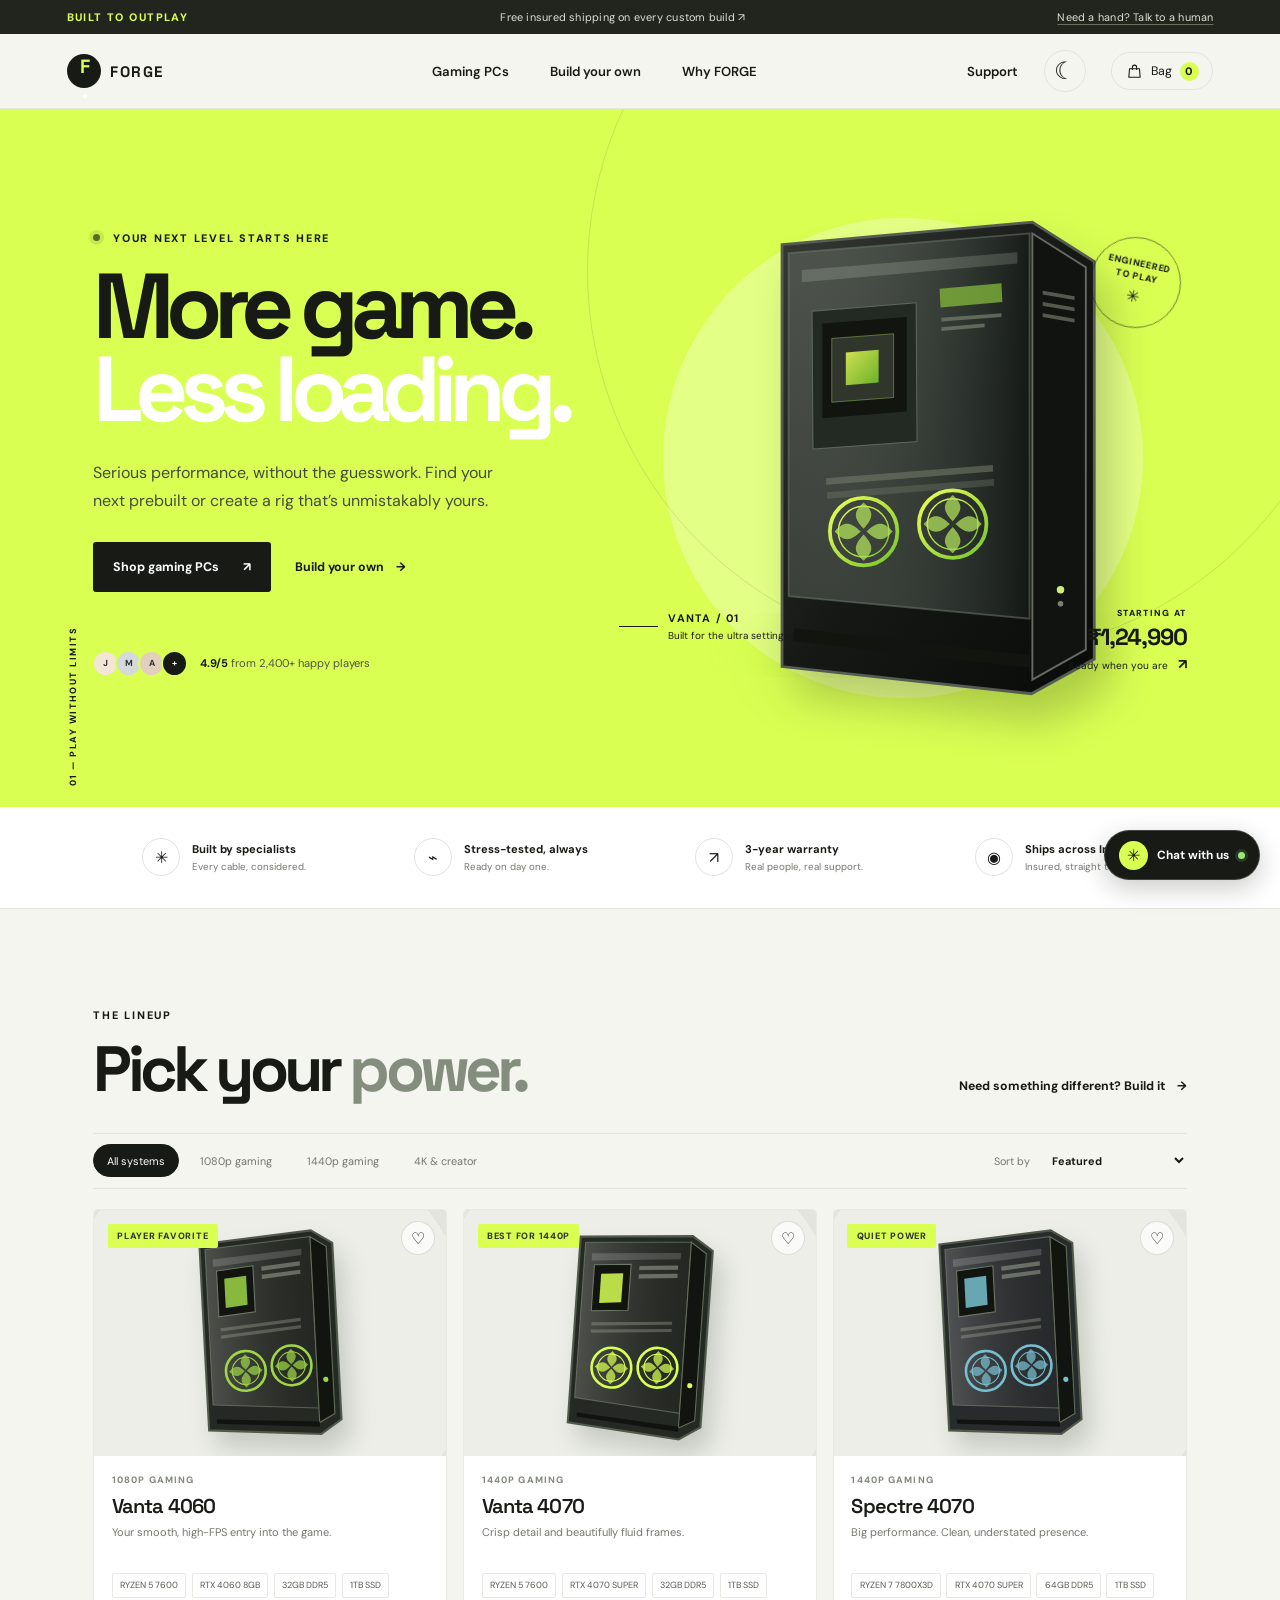
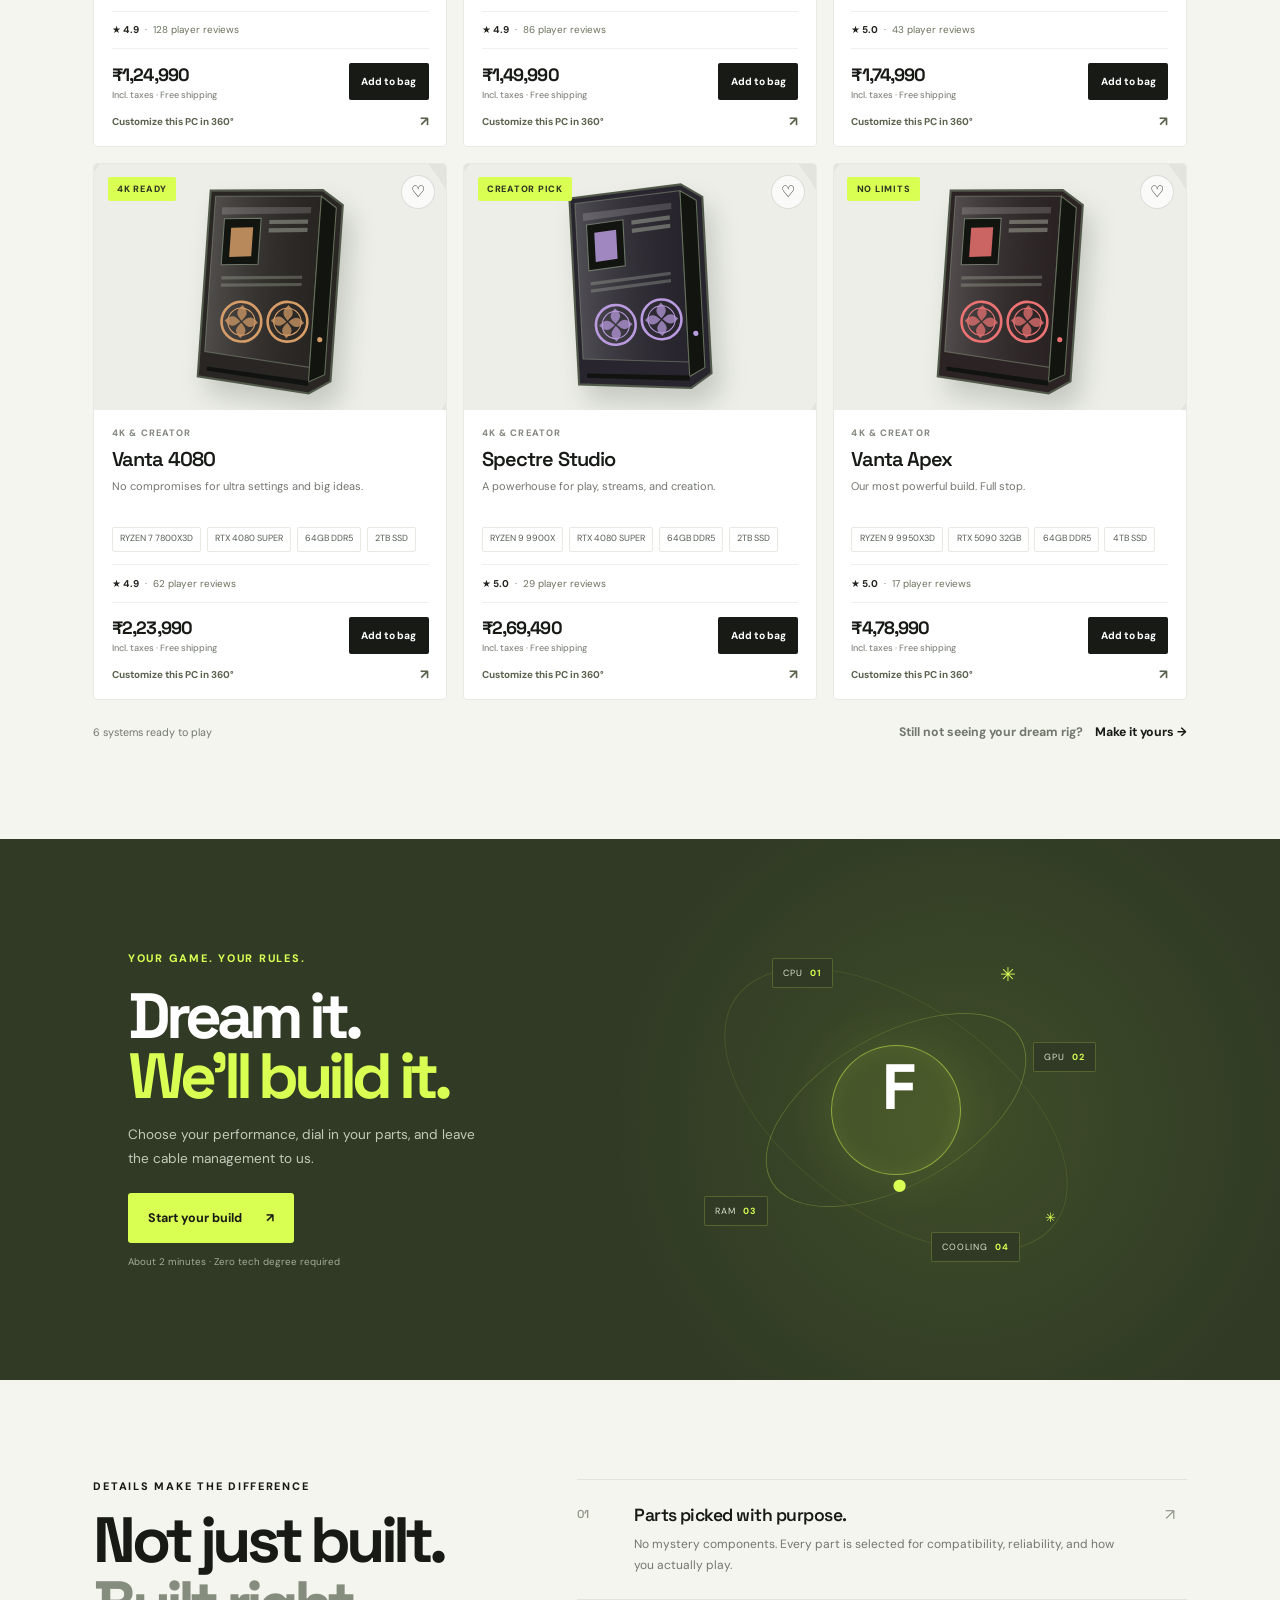
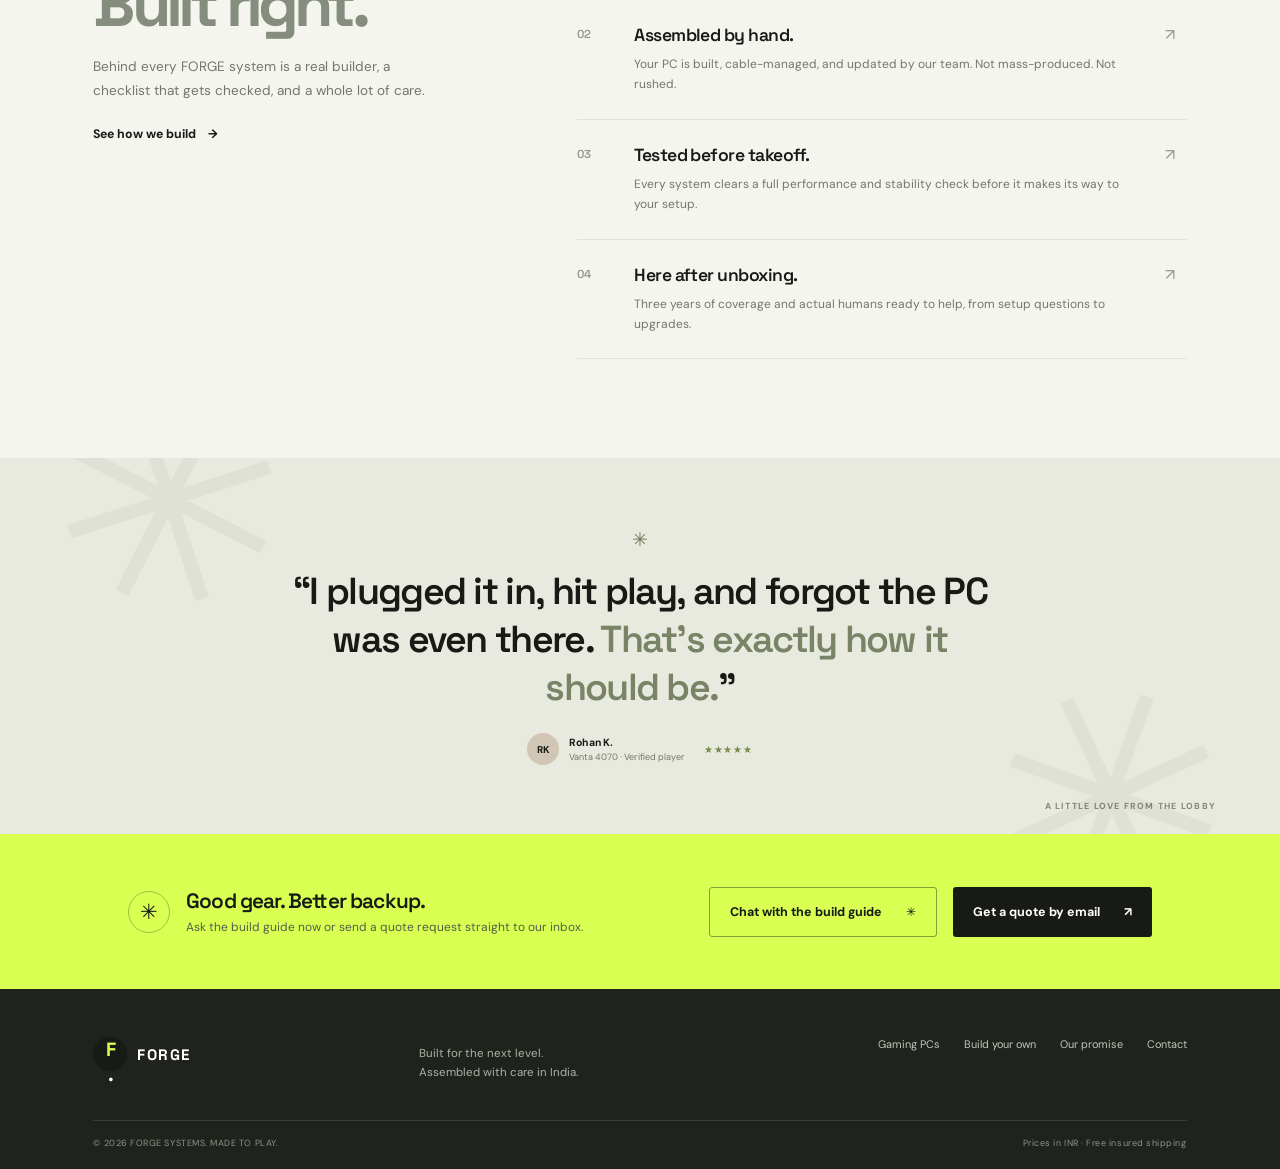
<file: index.html>
<!doctype html>
<html lang="en">
  <head>
    <meta charset="utf-8" />
    <meta name="viewport" content="width=device-width, initial-scale=1" />
    <meta name="theme-color" content="#10110f" />
    <meta name="description" content="Find your next-level gaming PC. Shop hand-built rigs or configure a custom build, expertly assembled and ready to play." />
    <title>FORGE — PCs built for your next level</title>
    <script>document.documentElement.dataset.theme = localStorage.getItem("forge-theme") || (matchMedia("(prefers-color-scheme: dark)").matches ? "dark" : "light");</script>
    <link rel="preconnect" href="https://fonts.googleapis.com" />
    <link rel="preconnect" href="https://fonts.gstatic.com" crossorigin />
    <link href="https://fonts.googleapis.com/css2?family=DM+Sans:wght@400;500;600;700;800&family=Space+Grotesk:wght@400;500;600;700&display=swap" rel="stylesheet" />
    <link rel="stylesheet" href="styles.css" />
    <script src="script.js" defer></script>
  </head>
  <body>
    <a class="skip-link" href="#main">Skip to content</a>
    <div class="announcement">
      <span>BUILT TO OUTPLAY</span>
      <span>Free insured shipping on every custom build <span aria-hidden="true">↗</span></span>
      <a href="#support">Need a hand? Talk to a human</a>
    </div>
    <header class="site-header">
      <div class="nav-shell">
        <a class="brand" href="#home" aria-label="Forge home"><span class="brand-symbol" aria-hidden="true">F<span>.</span></span><span>FORGE</span></a>
        <button class="menu-toggle icon-button" type="button" aria-expanded="false" aria-controls="primary-nav" aria-label="Open navigation"><span></span><span></span></button>
        <nav class="main-nav" id="primary-nav" aria-label="Main navigation">
          <a href="#systems">Gaming PCs</a>
          <a href="#builder">Build your own</a>
          <a href="#why-forge">Why FORGE</a>
        </nav>
        <div class="nav-actions">
          <a class="nav-support" href="#support">Support</a>
          <button class="theme-toggle icon-button" id="theme-toggle" type="button" aria-label="Switch to dark theme" aria-pressed="false" title="Switch theme"><span aria-hidden="true">☾</span></button>
          <button class="cart-trigger" type="button" aria-label="Open shopping bag">
            <svg viewBox="0 0 24 24" aria-hidden="true"><path d="M5 8h14l1 12H4L5 8Z"/><path d="M9 9V6a3 3 0 0 1 6 0v3"/></svg>
            <span>Bag</span><span class="cart-count" aria-live="polite">0</span>
          </button>
        </div>
      </div>
    </header>

    <main id="main">
      <section class="hero" id="home">
        <div class="hero-copy">
          <p class="eyebrow"><span class="status-dot"></span> YOUR NEXT LEVEL STARTS HERE</p>
          <h1>More game.<br /><span>Less loading.</span></h1>
          <p class="hero-lead">Serious performance, without the guesswork. Find your next prebuilt or create a rig that’s unmistakably yours.</p>
          <div class="hero-actions">
            <a class="button button-dark" href="#systems">Shop gaming PCs <span aria-hidden="true">↗</span></a>
            <a class="text-link" href="#builder">Build your own <span aria-hidden="true">→</span></a>
          </div>
          <div class="hero-proof"><div class="avatar-stack" aria-hidden="true"><span>J</span><span>M</span><span>A</span><span>+</span></div><p><strong>4.9/5</strong> from 2,400+ happy players</p></div>
        </div>
        <div class="hero-art" aria-label="Illustration of the Forge Vanta gaming PC">
          <div class="art-stamp">ENGINEERED<br />TO PLAY<span>✳</span></div>
          <svg class="hero-tower" viewBox="0 0 550 560" role="img" aria-labelledby="tower-title">
            <title id="tower-title">A glass-sided gaming PC with vivid green-lit cooling fans</title>
            <defs>
              <linearGradient id="case" x1="0" x2="1" y1="0" y2="1"><stop stop-color="#363a35"/><stop offset=".5" stop-color="#151815"/><stop offset="1" stop-color="#090b09"/></linearGradient>
              <linearGradient id="glass" x1="0" x2="1"><stop stop-color="#a6b4a4" stop-opacity=".22"/><stop offset="1" stop-color="#151b17" stop-opacity=".72"/></linearGradient>
              <linearGradient id="glow" x1="0" x2="1" y1="0" y2="1"><stop stop-color="#efff57"/><stop offset="1" stop-color="#73c62b"/></linearGradient>
              <filter id="blur"><feGaussianBlur stdDeviation="24"/></filter>
            </defs>
            <ellipse cx="293" cy="480" rx="192" ry="28" fill="#99c832" opacity=".22" filter="url(#blur)"/>
            <g transform="translate(84 28)">
              <path d="M62 25 329 1l66 42v424l-67 37-266-29Z" fill="url(#case)" stroke="#565c53" stroke-width="3"/>
              <path d="m69 34 257-21v411L69 400Z" fill="url(#glass)" stroke="#778174" stroke-opacity=".48" stroke-width="2"/>
              <path d="m329 13 57 36v408l-57 32Z" fill="#10130f" stroke="#646b60" stroke-width="2"/>
              <path d="m83 52 230-19v12L83 65Z" fill="#e8f0df" opacity=".17"/>
              <path d="m94 96 111-9 1 148-111 8Z" fill="#232a24" stroke="#626d5f"/>
              <path d="m105 109 90-7v101l-90 7Z" fill="#11140f"/>
              <path d="m115 125 66-5v68l-66 5Z" fill="#30362b" stroke="#9cc352" stroke-opacity=".52"/>
              <path d="m130 140 35-3v35l-35 3Z" fill="url(#glow)" opacity=".85"/>
              <path d="m230 72 66-6 1 20-66 6Z" fill="#7fb23a" opacity=".8"/>
              <path d="m232 103 64-5v4l-64 5Zm0 10 46-4v4l-46 4Z" fill="#828b79" opacity=".62"/>
              <path d="m109 274 178-14v7l-178 14Z" fill="#777f6c" opacity=".55"/>
              <path d="m110 289 178-14v7l-178 14Z" fill="#777f6c" opacity=".35"/>
              <g fill="none" stroke="url(#glow)" stroke-width="4">
                <circle cx="149" cy="331" r="36"/><circle cx="149" cy="331" r="27" stroke-width="1.5"/>
                <circle cx="244" cy="323" r="36"/><circle cx="244" cy="323" r="27" stroke-width="1.5"/>
              </g>
              <g fill="#b4e65c" opacity=".72">
                <path d="M149 300c11 10 11 16 0 28-11-12-11-18 0-28Zm31 31c-10 11-16 11-28 0 12-11 18-11 28 0Zm-31 31c-11-10-11-16 0-28 11 12 11 18 0 28Zm-31-31c10-11 16-11 28 0-12 11-18 11-28 0Z"/>
                <path d="M244 292c11 10 11 16 0 28-11-12-11-18 0-28Zm31 31c-10 11-16 11-28 0 12-11 18-11 28 0Zm-31 31c-11-10-11-16 0-28 11 12 11 18 0 28Zm-31-31c10-11 16-11 28 0-12 11-18 11-28 0Z"/>
              </g>
              <path d="m340 74 34 6v4l-34-6Zm0 12 34 6v4l-34-6Zm0 12 34 6v4l-34-6Z" fill="#b7c2ad" opacity=".4"/>
              <circle cx="359" cy="393" r="4" fill="#ceef75"/><circle cx="359" cy="408" r="3" fill="#788071"/>
              <path d="m75 434 251 29v13L74 448Z" fill="#11140f"/>
            </g>
          </svg>
          <div class="hero-product-note"><span class="note-line"></span><div><strong>VANTA / 01</strong><small>Built for the ultra settings</small></div></div>
          <div class="hero-price"><small>STARTING AT</small><strong>₹1,24,990</strong><span>Ready when you are <b>↗</b></span></div>
        </div>
        <div class="hero-index" aria-hidden="true">01 — PLAY WITHOUT LIMITS</div>
      </section>

      <section class="benefits" aria-label="Shopping benefits">
        <div><span class="benefit-icon">✳</span><p><strong>Built by specialists</strong><small>Every cable, considered.</small></p></div>
        <div><span class="benefit-icon">⌁</span><p><strong>Stress-tested, always</strong><small>Ready on day one.</small></p></div>
        <div><span class="benefit-icon">↗</span><p><strong>3-year warranty</strong><small>Real people, real support.</small></p></div>
        <div><span class="benefit-icon">◉</span><p><strong>Ships across India</strong><small>Insured, straight to you.</small></p></div>
      </section>

      <section class="systems section-pad" id="systems">
        <div class="section-top">
          <div><p class="eyebrow">THE LINEUP</p><h2>Pick your <span>power.</span></h2></div>
          <a href="#builder" class="text-link">Need something different? Build it <span aria-hidden="true">→</span></a>
        </div>
        <div class="catalog-controls">
          <div class="filter-list" role="group" aria-label="Filter PCs by use">
            <button class="filter-chip is-active" type="button" data-filter="all" aria-pressed="true">All systems</button>
            <button class="filter-chip" type="button" data-filter="1080p" aria-pressed="false">1080p gaming</button>
            <button class="filter-chip" type="button" data-filter="1440p" aria-pressed="false">1440p gaming</button>
            <button class="filter-chip" type="button" data-filter="4k" aria-pressed="false">4K & creator</button>
          </div>
          <label class="sort-control">Sort by
            <select id="sort-products" aria-label="Sort products">
              <option value="featured">Featured</option><option value="price-low">Price: low to high</option><option value="price-high">Price: high to low</option>
            </select>
          </label>
        </div>
        <div class="product-grid" id="product-grid" aria-live="polite"></div>
        <div class="catalog-bottom"><span id="product-count"></span><a href="#builder" class="text-link">Still not seeing your dream rig? <strong>Make it yours →</strong></a></div>
      </section>

      <section class="builder-banner" id="builder">
        <div class="builder-copy"><p class="eyebrow">YOUR GAME. YOUR RULES.</p><h2>Dream it.<br /><span>We’ll build it.</span></h2><p>Choose your performance, dial in your parts, and leave the cable management to us.</p><button class="button button-lime" type="button" id="open-builder">Start your build <span aria-hidden="true">↗</span></button><small>About 2 minutes · Zero tech degree required</small></div>
        <div class="builder-visual" aria-hidden="true"><div class="builder-orbit orbit-a"></div><div class="builder-orbit orbit-b"></div><div class="builder-core">F<span>.</span></div><span class="orbit-label label-cpu">CPU <b>01</b></span><span class="orbit-label label-gpu">GPU <b>02</b></span><span class="orbit-label label-ram">RAM <b>03</b></span><span class="orbit-label label-cooling">COOLING <b>04</b></span><div class="builder-cross cross-a">✳</div><div class="builder-cross cross-b">✳</div></div>
      </section>

      <section class="why section-pad" id="why-forge">
        <div class="why-heading"><p class="eyebrow">DETAILS MAKE THE DIFFERENCE</p><h2>Not just built.<br /><span>Built right.</span></h2><p>Behind every FORGE system is a real builder, a checklist that gets checked, and a whole lot of care.</p><a class="text-link" href="#support">See how we build <span aria-hidden="true">→</span></a></div>
        <div class="why-steps">
          <article><span class="step-num">01</span><div><h3>Parts picked with purpose.</h3><p>No mystery components. Every part is selected for compatibility, reliability, and how you actually play.</p></div><span class="step-mark">↗</span></article>
          <article><span class="step-num">02</span><div><h3>Assembled by hand.</h3><p>Your PC is built, cable-managed, and updated by our team. Not mass-produced. Not rushed.</p></div><span class="step-mark">↗</span></article>
          <article><span class="step-num">03</span><div><h3>Tested before takeoff.</h3><p>Every system clears a full performance and stability check before it makes its way to your setup.</p></div><span class="step-mark">↗</span></article>
          <article><span class="step-num">04</span><div><h3>Here after unboxing.</h3><p>Three years of coverage and actual humans ready to help, from setup questions to upgrades.</p></div><span class="step-mark">↗</span></article>
        </div>
      </section>

      <section class="quote-band"><span class="quote-star">✳</span><blockquote>“I plugged it in, hit play, and forgot the PC was even there. <em>That’s exactly how it should be.</em>”</blockquote><div class="quote-byline"><span class="quote-avatar">RK</span><span><strong>Rohan K.</strong><small>Vanta 4070 · Verified player</small></span><span class="quote-rating">★★★★★</span></div><span class="quote-count">A LITTLE LOVE FROM THE LOBBY</span></section>

      <section class="support-strip" id="support"><div><span class="support-icon">✳</span><div><h2>Good gear. Better backup.</h2><p>Ask the build guide now or send a quote request straight to our inbox.</p></div></div><div class="support-actions"><button class="button button-outline-dark" type="button" data-open-chat>Chat with the build guide <span aria-hidden="true">✳</span></button><button class="button button-dark" type="button" data-open-quote>Get a quote by email <span aria-hidden="true">↗</span></button></div></section>
    </main>

    <footer class="site-footer"><div class="footer-main"><a class="brand footer-brand" href="#home"><span class="brand-symbol">F<span>.</span></span><span>FORGE</span></a><p>Built for the next level.<br />Assembled with care in India.</p><div class="footer-links"><a href="#systems">Gaming PCs</a><a href="#builder">Build your own</a><a href="#why-forge">Our promise</a><a href="mailto:hello@forgepc.in">Contact</a></div></div><div class="footer-bottom"><span>© <span id="year"></span> FORGE SYSTEMS. MADE TO PLAY.</span><span>Prices in INR · Free insured shipping</span></div></footer>

    <dialog class="builder-dialog" id="builder-dialog" aria-labelledby="builder-title">
      <form method="dialog" class="dialog-head"><div><p class="eyebrow">THE CUSTOM CONFIGURATOR</p><h2 id="builder-title">Let’s make your rig.</h2></div><button class="icon-button dialog-close" aria-label="Close custom builder" value="close">×</button></form>
      <form class="builder-form" id="builder-form">
        <section class="customizer-preview" aria-label="Interactive PC preview">
          <div class="preview-heading"><div><p class="eyebrow">YOUR BUILD, IN THE ROUND</p><h3>Take a closer look.</h3></div><button class="auto-rotate-button" id="auto-rotate" type="button" aria-pressed="false"><span aria-hidden="true">↻</span> Auto rotate</button></div>
          <div class="pc-viewer-stage" id="pc-viewer-stage" aria-label="Drag to rotate the gaming PC">
            <button class="viewer-arrow viewer-arrow-left" type="button" data-rotate="-45" aria-label="Rotate PC left">←</button>
            <div class="pc-viewer-perspective"><div class="pc-model" id="pc-model"></div></div>
            <button class="viewer-arrow viewer-arrow-right" type="button" data-rotate="45" aria-label="Rotate PC right">→</button>
            <span class="viewer-angle" id="viewer-angle">0° · FRONT</span>
          </div>
          <div class="viewer-range-row"><span>FRONT</span><input id="view-angle" type="range" min="0" max="359" value="0" aria-label="Rotate PC view"><span>360°</span></div>
          <div class="viewer-range-row tilt-range-row"><span>BASE</span><input id="view-tilt" type="range" min="-75" max="75" value="0" aria-label="Tilt PC to inspect top and bottom"><span>TOP</span></div>
          <p class="viewer-hint">Drag the PC or use the slider to inspect every side, the top and the base.</p>
          <p class="viewer-dimensions">APPROX. 460 H × 235 W × 440 D MM <span>CASE DIMENSIONS VARY BY CONFIGURATION</span></p>
          <div class="component-gallery" aria-label="Selected component previews">
            <article class="component-card"><div id="gpu-artwork" class="component-art" aria-hidden="true"></div><div><span class="component-kind">GRAPHICS CARD</span><strong id="gpu-model-name">RTX 4060 8GB</strong></div></article>
            <article class="component-card"><div id="cpu-artwork" class="component-art" aria-hidden="true"></div><div><span class="component-kind">PROCESSOR</span><strong id="cpu-model-name">RYZEN 5 7600</strong></div></article>
          </div>
          <div class="customizer-swatches">
            <div class="swatch-group"><span class="swatch-label">CASE COLOR</span><div class="swatch-list" role="group" aria-label="Choose case color">
              <button class="color-swatch is-selected" type="button" data-case-color="#252923" data-color-name="Obsidian" aria-label="Obsidian black case" aria-pressed="true"><span style="--swatch:#252923"></span></button>
              <button class="color-swatch" type="button" data-case-color="#e8e8e1" data-color-name="Glacier" aria-label="Glacier white case" aria-pressed="false"><span style="--swatch:#e8e8e1"></span></button>
              <button class="color-swatch" type="button" data-case-color="#586a48" data-color-name="Moss" aria-label="Moss green case" aria-pressed="false"><span style="--swatch:#586a48"></span></button>
              <button class="color-swatch" type="button" data-case-color="#9b5140" data-color-name="Ember" aria-label="Ember red case" aria-pressed="false"><span style="--swatch:#9b5140"></span></button>
              <button class="color-swatch" type="button" data-case-color="#647b99" data-color-name="Cobalt" aria-label="Cobalt blue case" aria-pressed="false"><span style="--swatch:#647b99"></span></button>
            </div><span class="swatch-current" id="case-color-name">Obsidian</span></div>
            <div class="swatch-group"><span class="swatch-label">LIGHTING</span><div class="swatch-list light-swatches" role="group" aria-label="Choose fan lighting">
              <button class="color-swatch is-selected" type="button" data-light-color="#d9ff53" data-light-name="Lime" aria-label="Lime lighting" aria-pressed="true"><span style="--swatch:#d9ff53"></span></button>
              <button class="color-swatch" type="button" data-light-color="#66c7ff" data-light-name="Ice blue" aria-label="Ice blue lighting" aria-pressed="false"><span style="--swatch:#66c7ff"></span></button>
              <button class="color-swatch" type="button" data-light-color="#cf82ff" data-light-name="Violet" aria-label="Violet lighting" aria-pressed="false"><span style="--swatch:#cf82ff"></span></button>
              <button class="color-swatch" type="button" data-light-color="#ff846b" data-light-name="Coral" aria-label="Coral lighting" aria-pressed="false"><span style="--swatch:#ff846b"></span></button>
              <button class="color-swatch" type="button" data-light-color="#f4f4ec" data-light-name="Ice white" aria-label="Ice white lighting" aria-pressed="false"><span style="--swatch:#f4f4ec"></span></button>
            </div><span class="swatch-current" id="light-color-name">Lime</span></div>
          </div>
        </section>
        <label class="config-field">What are you playing?
          <select name="use"><option value="1080p">1080p gaming</option><option value="1440p" selected>1440p gaming</option><option value="4k">4K gaming & creation</option></select>
        </label>
        <label class="config-field">Choose your processor
          <select name="cpu">
            <option value="0" data-model="RYZEN 5 7600">AMD Ryzen 5 7600 · 6 cores · included</option>
            <option value="7000" data-model="RYZEN 5 9600X">AMD Ryzen 5 9600X · 6 cores (+₹7,000)</option>
            <option value="16000" data-model="RYZEN 7 7800X3D">AMD Ryzen 7 7800X3D · 8 cores (+₹16,000)</option>
            <option value="24000" data-model="RYZEN 7 9800X3D">AMD Ryzen 7 9800X3D · 8 cores (+₹24,000)</option>
            <option value="26000" data-model="RYZEN 9 9900X">AMD Ryzen 9 9900X · 12 cores (+₹26,000)</option>
            <option value="44000" data-model="RYZEN 9 9950X3D">AMD Ryzen 9 9950X3D · 16 cores (+₹44,000)</option>
          </select>
        </label>
        <label class="config-field">Choose your graphics card
          <select name="gpu">
            <option value="0" data-model="RTX 4060 8GB">NVIDIA GeForce RTX 4060 8GB · included</option>
            <option value="10000" data-model="RTX 4060 Ti 8GB">NVIDIA GeForce RTX 4060 Ti 8GB (+₹10,000)</option>
            <option value="25000" data-model="RTX 4070 SUPER 12GB">NVIDIA GeForce RTX 4070 SUPER 12GB (+₹25,000)</option>
            <option value="35000" data-model="RTX 5070 12GB">NVIDIA GeForce RTX 5070 12GB (+₹35,000)</option>
            <option value="58000" data-model="RTX 5070 Ti 16GB">NVIDIA GeForce RTX 5070 Ti 16GB (+₹58,000)</option>
            <option value="60000" data-model="RTX 4080 SUPER 16GB">NVIDIA GeForce RTX 4080 SUPER 16GB (+₹60,000)</option>
            <option value="100000" data-model="RTX 5080 16GB">NVIDIA GeForce RTX 5080 16GB (+₹1,00,000)</option>
            <option value="230000" data-model="RTX 5090 32GB">NVIDIA GeForce RTX 5090 32GB (+₹2,30,000)</option>
            <option value="8000" data-model="RX 9060 XT 16GB">AMD Radeon RX 9060 XT 16GB (+₹8,000)</option>
            <option value="35000" data-model="RX 9070 XT 16GB">AMD Radeon RX 9070 XT 16GB (+₹35,000)</option>
            <option value="65000" data-model="RX 7900 XTX 24GB">AMD Radeon RX 7900 XTX 24GB (+₹65,000)</option>
          </select>
        </label>
        <label class="config-field">Memory
          <select name="ram"><option value="0">32GB DDR5 · 6000 MT/s · included</option><option value="9000">64GB DDR5 · 6000 MT/s (+₹9,000)</option><option value="23000">96GB DDR5 · 6000 MT/s (+₹23,000)</option></select>
        </label>
        <label class="config-field">Storage
          <select name="storage"><option value="0">1TB Gen4 NVMe SSD · included</option><option value="5000">2TB Gen4 NVMe SSD (+₹5,000)</option><option value="12000">4TB Gen4 NVMe SSD (+₹12,000)</option></select>
        </label>
        <label class="config-field">CPU cooling
          <select name="cooling"><option value="0">Tower air cooler</option><option value="9000">240mm liquid cooler (+₹9,000)</option><option value="14000">360mm liquid cooler (+₹14,000)</option></select>
        </label>
        <label class="config-field">Motherboard
          <select name="motherboard"><option value="0">B650 Wi-Fi · AM5 · included</option><option value="8000">B850 Wi-Fi · AM5 (+₹8,000)</option><option value="19000">X870E Wi-Fi · AM5 (+₹19,000)</option></select>
        </label>
        <label class="config-field">Power supply
          <select name="psu"><option value="0">850W 80+ Gold · ATX 3.1 · included</option><option value="7000">1000W 80+ Gold · ATX 3.1 (+₹7,000)</option><option value="18000">1200W 80+ Platinum (+₹18,000)</option></select>
        </label>
        <label class="config-field">Case fans
          <select name="fans"><option value="0">3 PWM fans · included</option><option value="4500">6 PWM ARGB fans (+₹4,500)</option><option value="8000">10 PWM ARGB fans (+₹8,000)</option></select>
        </label>
        <p class="compatibility-note" id="compatibility-note" aria-live="polite">All listed parts use a compatible AM5 platform. Final availability is confirmed with your quote.</p>
        <div class="builder-total"><span>Estimated build price<small>Indicative INR estimate · includes assembly & warranty</small></span><strong id="builder-total">₹1,24,990</strong></div>
        <p class="price-disclaimer">Parts availability and street prices can change; we’ll confirm a firm quote by email before you order.</p>
        <button class="button button-dark builder-submit" type="submit">Add custom build to bag <span aria-hidden="true">↗</span></button>
      </form>
    </dialog>
    <dialog class="cart-dialog" id="cart-dialog" aria-labelledby="cart-title">
      <div class="cart-head"><div><p class="eyebrow">YOUR NEXT LEVEL</p><h2 id="cart-title">Your bag <span class="cart-count">0</span></h2></div><button class="icon-button cart-close" type="button" aria-label="Close shopping bag">×</button></div>
      <div class="cart-items" id="cart-items"></div>
      <div class="cart-empty" id="cart-empty"><span>✳</span><h3>Your next rig goes here.</h3><p>Make your pick, or build one that’s all yours.</p><a class="text-link cart-browse" href="#systems">Browse the lineup <span aria-hidden="true">→</span></a></div>
      <div class="cart-footer" id="cart-footer"><div class="cart-subtotal"><span>Estimated total</span><strong id="cart-total">₹0</strong></div><p>Shipping & final configuration confirmed at checkout.</p><button class="button button-dark checkout-button" type="button" id="checkout-button">Request a build quote <span aria-hidden="true">↗</span></button><small>No payment collected on this demo storefront.</small></div>
    </dialog>
    <dialog class="quote-dialog" id="quote-dialog" aria-labelledby="quote-title">
      <form method="dialog" class="dialog-head"><div><p class="eyebrow">PERSONAL BUILD QUOTE</p><h2 id="quote-title">Let’s price your setup.</h2></div><button class="icon-button quote-close" aria-label="Close quote form" value="close">×</button></form>
      <form class="quote-form" id="quote-form">
        <p class="quote-intro">Tell us where to send your quote. Your email app will open with the PC details filled in for our team.</p>
        <label class="config-field">Your name<input name="name" autocomplete="name" required maxlength="80" /></label>
        <label class="config-field">Email address<input name="email" type="email" autocomplete="email" required maxlength="160" /></label>
        <label class="config-field">City or PIN code <span class="optional-label">OPTIONAL</span><input name="location" autocomplete="postal-code" maxlength="80" /></label>
        <label class="config-field">Anything else we should know? <span class="optional-label">OPTIONAL</span><textarea name="notes" rows="3" maxlength="1200" placeholder="Games, monitor resolution, budget, or questions"></textarea></label>
        <button class="button button-dark quote-submit" type="submit">Prepare my email quote <span aria-hidden="true">↗</span></button>
        <small>Your details are only included in an email you send.</small>
      </form>
    </dialog>
    <section class="chat-widget" aria-label="FORGE build guide">
      <section class="chat-panel" id="chat-panel" aria-labelledby="chat-title" hidden>
        <header class="chat-header"><div class="chat-online-dot"></div><div><h2 id="chat-title">FORGE build guide</h2><p>Instant answers · No tech jargon</p></div><button class="icon-button chat-close" type="button" aria-label="Close chat">×</button></header>
        <div class="chat-messages" id="chat-messages" role="log" aria-live="polite" aria-relevant="additions text">
          <article class="chat-message chat-message-guide"><span class="chat-message-label">BUILD GUIDE</span><p>Hey! What are you looking to play? I can help find a PC, explain parts, or estimate a build.</p></article>
        </div>
        <div class="chat-quick-prompts" aria-label="Suggested questions"><button type="button" data-chat-prompt="recommend">Recommend a PC</button><button type="button" data-chat-prompt="budget">Build on a budget</button><button type="button" data-chat-prompt="warranty">Warranty & delivery</button></div>
        <form class="chat-form" id="chat-form"><label class="visually-hidden" for="chat-input">Message the build guide</label><input id="chat-input" name="message" autocomplete="off" maxlength="500" placeholder="Ask anything about your build" required /><button type="submit" aria-label="Send message">↑</button></form>
        <div class="chat-human-handoff"><span>Need a person to help?</span><a href="mailto:hello@forgepc.in?subject=Help%20with%20my%20PC%20build">Email our team →</a></div>
      </section>
      <button class="chat-launcher" id="chat-launcher" type="button" aria-expanded="false" aria-controls="chat-panel"><span class="chat-launcher-icon" aria-hidden="true">✳</span><span>Chat with us</span><span class="chat-launcher-dot" aria-hidden="true"></span></button>
    </section>
    <div class="toast" role="status" aria-live="polite"></div>
    <div class="dialog-backdrop" hidden></div>
  </body>
</html>
</file>
<file: styles.css>
:root {
  color-scheme: light;
  --ink: #171a15;
  --muted: #72776e;
  --paper: #f5f5ef;
  --white: #fff;
  --line: #e2e4dc;
  --lime: #d9ff53;
  --forest: #303a25;
  --font-body: "DM Sans", sans-serif;
  --font-display: "Space Grotesk", sans-serif;
  font-family: var(--font-body);
  color: var(--ink);
  background: var(--paper);
  font-synthesis: none;
  text-rendering: optimizeLegibility;
}

* { box-sizing: border-box; }
html { scroll-behavior: smooth; scroll-padding-top: 90px; }
body { margin: 0; min-width: 320px; }
body.dialog-open { overflow: hidden; }
a { color: inherit; text-decoration: none; }
button, select { font: inherit; }
button { color: inherit; }
svg { display: block; }
::selection { color: var(--ink); background: var(--lime); }
.skip-link { position: absolute; top: -50px; left: 1rem; z-index: 100; padding: .8rem 1rem; background: var(--lime); }
.skip-link:focus { top: 1rem; }
.announcement { min-height: 34px; padding: 0 5.2%; display: flex; align-items: center; justify-content: space-between; gap: 1rem; color: #dce1d5; background: #22251e; font-size: .68rem; letter-spacing: .02em; }
.announcement > span:first-child { color: var(--lime); font-weight: 800; letter-spacing: .13em; }
.announcement a { text-decoration: underline; text-decoration-color: #69705f; text-underline-offset: 3px; }
.site-header { position: sticky; top: 0; z-index: 20; background: rgba(245,245,239,.95); border-bottom: 1px solid rgba(23,26,21,.08); backdrop-filter: blur(16px); }
.nav-shell { width: min(1320px, calc(100% - 10.4%)); min-height: 74px; margin: auto; display: flex; align-items: center; justify-content: space-between; gap: 2rem; }
.brand { display: inline-flex; align-items: center; gap: .6rem; font: 700 .95rem var(--font-display); letter-spacing: .1em; }
.brand-symbol { width: 34px; height: 34px; display: grid; place-items: center; position: relative; border-radius: 50%; background: var(--ink); color: var(--lime); font: 700 1.2rem var(--font-display); letter-spacing: -.1em; }
.brand-symbol > span { color: #fff; }
.main-nav, .nav-actions { display: flex; align-items: center; }
.main-nav { gap: clamp(1.5rem, 3.2vw, 3.2rem); margin-left: 5%; }
.main-nav a, .nav-support { font-size: .82rem; font-weight: 600; transition: opacity .2s ease; }
.main-nav a:hover, .nav-support:hover { opacity: .55; }
.nav-actions { gap: 1.6rem; }
.cart-trigger { display: inline-flex; align-items: center; gap: .5rem; padding: .55rem .85rem; border: 1px solid var(--line); border-radius: 99px; background: transparent; font-size: .77rem; cursor: pointer; }
.cart-trigger svg { width: 17px; fill: none; stroke: currentColor; stroke-width: 1.5; stroke-linecap: round; stroke-linejoin: round; }
.cart-count { width: 19px; height: 19px; display: inline-grid; place-items: center; border-radius: 50%; background: var(--lime); color: var(--ink); font-size: .68rem; font-weight: 800; }
.icon-button { width: 42px; height: 42px; display: inline-grid; place-items: center; border: 1px solid var(--line); border-radius: 50%; background: transparent; cursor: pointer; font-size: 1.5rem; line-height: 1; }
.menu-toggle { display: none; }
.hero { min-height: 625px; padding: 5.4rem max(7.3%, calc((100vw - 1320px)/2)); position: relative; display: grid; grid-template-columns: 1fr 1.08fr; align-items: center; overflow: hidden; background: var(--lime); }
.hero::after { content: ""; width: 60vw; height: 60vw; max-width: 850px; max-height: 850px; position: absolute; right: -6%; top: -32%; border: 1px solid rgba(23,26,21,.11); border-radius: 50%; pointer-events: none; }
.hero-copy { max-width: 520px; position: relative; z-index: 2; padding: 1.5rem 0 2rem; }
.eyebrow { margin: 0 0 1.2rem; font-size: .68rem; line-height: 1.4; font-weight: 800; letter-spacing: .16em; }
.status-dot { width: 7px; height: 7px; display: inline-block; margin: 0 .5rem .05rem 0; border-radius: 50%; background: #596d26; box-shadow: 0 0 0 4px rgba(69,88,29,.13); }
h1, h2, h3, p { margin-top: 0; }
.hero h1 { margin: 0; font: 700 clamp(3.9rem, 7.2vw, 7.2rem)/.9 var(--font-display); letter-spacing: -.09em; }
.hero h1 span { color: #fff; }
.hero-lead { max-width: 410px; margin: 1.75rem 0 1.7rem; font-size: 1rem; line-height: 1.75; color: #454b3c; }
.hero-actions { display: flex; flex-wrap: wrap; align-items: center; gap: 1.5rem; }
.button { min-height: 50px; display: inline-flex; align-items: center; justify-content: center; gap: 1.5rem; padding: .8rem 1.25rem; border: 0; border-radius: 3px; font-size: .78rem; font-weight: 700; cursor: pointer; transition: transform .2s ease, background .2s ease, box-shadow .2s ease; }
.button:hover { transform: translateY(-2px); }
.button-dark { background: var(--ink); color: #fff; }
.button-dark:hover { background: #343a30; box-shadow: 0 10px 25px rgba(23,26,21,.16); }
.button-lime { background: var(--lime); color: var(--ink); }
.button-lime:hover { background: #e5ff8a; }
.button-outline-dark { border: 1px solid rgba(23,26,21,.42); background: transparent; color: #171a15; }
.button-outline-dark:hover { background: rgba(23,26,21,.08); }
.text-link { display: inline-flex; align-items: center; gap: .7rem; font-size: .77rem; font-weight: 700; }
.text-link span { transition: transform .2s ease; }
.text-link:hover span { transform: translateX(4px); }
.hero-proof { display: flex; align-items: center; gap: .7rem; margin-top: 3.6rem; }
.avatar-stack { display: flex; padding-left: 3px; }
.avatar-stack span { width: 27px; height: 27px; display: grid; place-items: center; margin-left: -4px; border: 2px solid var(--lime); border-radius: 50%; background: #f2e6d7; color: #333; font-size: .55rem; font-weight: 800; }
.avatar-stack span:nth-child(2) { background: #d4d9dc; }
.avatar-stack span:nth-child(3) { background: #e2cfbd; }
.avatar-stack span:last-child { background: var(--ink); color: #fff; }
.hero-proof p { margin: 0; font-size: .7rem; color: #505647; }
.hero-proof strong { color: var(--ink); }
.hero-art { height: 100%; min-height: 440px; position: relative; display: grid; place-items: center; }
.hero-art::before { content: ""; position: absolute; width: min(85%, 480px); aspect-ratio: 1; border-radius: 50%; background: rgba(255,255,255,.29); }
.hero-tower { width: min(100%, 520px); max-height: 525px; position: relative; z-index: 1; filter: drop-shadow(15px 28px 20px rgba(23,26,21,.22)); animation: tower-enter .8s both cubic-bezier(.2,.8,.2,1); }
.art-stamp { position: absolute; top: 8%; right: 1%; z-index: 2; width: 91px; height: 91px; display: grid; place-content: center; border: 1px solid rgba(23,26,21,.55); border-radius: 50%; text-align: center; font-size: .57rem; line-height: 1.45; font-weight: 800; letter-spacing: .08em; transform: rotate(12deg); }
.art-stamp span { margin-top: .1rem; font-size: 1rem; }
.hero-product-note { position: absolute; left: 0; bottom: 15%; z-index: 2; display: flex; align-items: center; gap: .65rem; }
.note-line { width: 39px; height: 1px; background: var(--ink); }
.hero-product-note strong, .hero-product-note small { display: block; }
.hero-product-note strong { font-size: .68rem; letter-spacing: .11em; }
.hero-product-note small { margin-top: .2rem; font-size: .62rem; }
.hero-price { position: absolute; right: 0; bottom: 9%; z-index: 2; display: grid; gap: .2rem; text-align: right; }
.hero-price small { font-size: .55rem; font-weight: 800; letter-spacing: .15em; }
.hero-price strong { font: 700 1.45rem var(--font-display); letter-spacing: -.05em; }
.hero-price > span { font-size: .63rem; }
.hero-price b { margin-left: .4rem; font-size: .9rem; }
.hero-index { position: absolute; bottom: 1.3rem; left: 5.2%; z-index: 2; font-size: .57rem; font-weight: 800; letter-spacing: .16em; writing-mode: vertical-rl; transform: rotate(180deg); }
.benefits { min-height: 102px; display: grid; grid-template-columns: repeat(4, 1fr); align-items: center; gap: 1rem; padding: 1.3rem max(7.3%, calc((100vw - 1320px)/2)); border-bottom: 1px solid var(--line); background: #fff; }
.benefits > div { display: flex; align-items: center; justify-content: center; gap: .75rem; }
.benefit-icon { width: 38px; height: 38px; display: grid; place-items: center; border: 1px solid var(--line); border-radius: 50%; font-size: 1rem; }
.benefits p, .benefits strong, .benefits small { display: block; margin: 0; }
.benefits strong { font-size: .7rem; }
.benefits small { margin-top: .25rem; color: var(--muted); font-size: .61rem; }
.section-pad { padding: 6.2rem max(7.3%, calc((100vw - 1320px)/2)); }
.systems { background: var(--paper); }
.section-top { display: flex; align-items: end; justify-content: space-between; gap: 2rem; margin-bottom: 2rem; }
.section-top h2, .why h2 { margin: 0; font: 700 clamp(2.6rem, 5vw, 4rem)/1 var(--font-display); letter-spacing: -.075em; }
.section-top h2 span, .why h2 span { color: #858d7e; }
.section-top .eyebrow, .why .eyebrow { margin-bottom: .85rem; }
.section-top > .text-link { margin-bottom: .4rem; }
.catalog-controls { min-height: 52px; display: flex; justify-content: space-between; align-items: center; gap: 1rem; padding: .65rem 0; margin-bottom: 1.3rem; border-block: 1px solid var(--line); }
.filter-list { display: flex; flex-wrap: wrap; gap: .45rem; }
.filter-chip { padding: .53rem .8rem; border: 1px solid transparent; border-radius: 99px; background: transparent; color: #71776c; font-size: .68rem; cursor: pointer; transition: all .18s ease; }
.filter-chip:hover { border-color: #bfc5b5; color: var(--ink); }
.filter-chip.is-active { border-color: var(--ink); background: var(--ink); color: #fff; }
.sort-control { display: flex; align-items: center; gap: .6rem; color: var(--muted); font-size: .67rem; white-space: nowrap; }
.sort-control select { padding: .45rem 1.5rem .45rem .5rem; border: 0; background: transparent; color: var(--ink); font-size: .68rem; font-weight: 700; cursor: pointer; }
.product-grid { display: grid; grid-template-columns: repeat(3, minmax(0, 1fr)); gap: 1rem; }
.product-card { min-width: 0; overflow: hidden; border: 1px solid #e8e9e3; border-radius: 4px; background: #fff; transition: transform .25s ease, box-shadow .25s ease; animation: card-enter .4s both; }
.product-card:hover { transform: translateY(-4px); box-shadow: 0 16px 32px rgba(23,26,21,.07); }
.product-art { height: 246px; position: relative; overflow: hidden; display: grid; place-items: center; background: #eceee7; }
.product-art::before { content: ""; position: absolute; inset: auto auto -40% -12%; width: 120%; aspect-ratio: 1; border: 1px solid rgba(25,30,22,.07); border-radius: 50%; box-shadow: 0 0 0 33px rgba(25,30,22,.025), 0 0 0 66px rgba(25,30,22,.02); }
.product-svg { width: 210px; height: 230px; position: relative; z-index: 1; filter: drop-shadow(9px 16px 12px rgba(18,23,16,.17)); transition: transform .35s ease; }
.product-card:hover .product-svg { transform: translateY(-5px) scale(1.025); }
.product-tag { position: absolute; top: .85rem; left: .85rem; z-index: 2; padding: .37rem .58rem; border-radius: 2px; background: var(--lime); color: #2f3624; font-size: .57rem; font-weight: 800; letter-spacing: .08em; }
.favorite-button { width: 34px; height: 34px; position: absolute; top: .7rem; right: .7rem; z-index: 2; display: grid; place-items: center; border: 1px solid rgba(23,26,21,.13); border-radius: 50%; background: rgba(255,255,255,.72); font-size: 1rem; cursor: pointer; }
.favorite-button[aria-pressed="true"] { color: #b43c39; }
.product-info { padding: 1.1rem 1.1rem 1rem; }
.product-category { margin-bottom: .42rem; color: #81877c; font-size: .58rem; font-weight: 700; letter-spacing: .12em; text-transform: uppercase; }
.product-info h3 { margin-bottom: .35rem; font: 600 1.25rem var(--font-display); letter-spacing: -.045em; }
.product-description { min-height: 37px; margin-bottom: .75rem; color: var(--muted); font-size: .69rem; line-height: 1.55; }
.product-specs { display: flex; flex-wrap: wrap; gap: .35rem; min-height: 25px; }
.product-specs span { padding: .3rem .45rem; border: 1px solid #e7e9e2; border-radius: 2px; color: #555c50; font-size: .56rem; }
.product-rating { margin-top: .8rem; padding-top: .7rem; border-top: 1px solid #eff0eb; color: #6b725d; font-size: .62rem; }
.product-rating strong { color: #20241c; }
.product-bottom { display: flex; align-items: center; justify-content: space-between; gap: .5rem; padding-top: .85rem; margin-top: .75rem; border-top: 1px solid #eff0eb; }
.product-price { font: 700 1.12rem var(--font-display); letter-spacing: -.05em; }
.product-price small { display: block; margin-top: .18rem; color: #81877c; font: 500 .57rem var(--font-body); letter-spacing: 0; }
.add-to-cart { min-height: 37px; padding: .6rem .78rem; border: 0; border-radius: 2px; background: var(--ink); color: white; font-size: .64rem; font-weight: 700; cursor: pointer; transition: background .2s; }
.add-to-cart:hover { background: #46513a; }
.view-build { width: 100%; display: flex; justify-content: space-between; align-items: center; padding: .75rem 0 0; border: 0; background: transparent; color: #59624d; text-align: left; font-size: .62rem; font-weight: 700; cursor: pointer; }
.view-build:hover { color: var(--ink); }
.view-build span { font-size: .85rem; }
.catalog-bottom { display: flex; align-items: center; justify-content: space-between; gap: 1rem; padding-top: 1.5rem; color: var(--muted); font-size: .67rem; }
.catalog-bottom strong { color: var(--ink); }
.builder-banner { min-height: 425px; position: relative; display: grid; grid-template-columns: 1fr 1fr; align-items: center; overflow: hidden; padding: 4.4rem max(10%, calc((100vw - 1160px)/2)); background: var(--forest); color: #fff; }
.builder-banner::before { content: ""; position: absolute; inset: 0; background: radial-gradient(circle at 75% 52%, rgba(190,232,71,.11), transparent 35%); pointer-events: none; }
.builder-copy { position: relative; z-index: 2; max-width: 430px; }
.builder-copy .eyebrow { color: var(--lime); }
.builder-copy h2 { margin: 0 0 1rem; font: 700 clamp(3rem, 5vw, 5rem)/.95 var(--font-display); letter-spacing: -.08em; }
.builder-copy h2 span { color: var(--lime); }
.builder-copy > p:not(.eyebrow) { max-width: 370px; margin-bottom: 1.4rem; color: #c3cbb9; font-size: .85rem; line-height: 1.75; }
.builder-copy > small { display: block; margin-top: .75rem; color: #a3ad98; font-size: .61rem; }
.builder-visual { width: min(100%, 400px); aspect-ratio: 1; position: relative; justify-self: center; display: grid; place-items: center; }
.builder-orbit { position: absolute; width: 72%; aspect-ratio: 1; border: 1px solid rgba(217,255,83,.28); border-radius: 50%; transform: rotate(-30deg) scaleY(.52); }
.orbit-b { width: 98%; border-color: rgba(217,255,83,.12); transform: rotate(35deg) scaleY(.54); }
.builder-core { width: 130px; height: 130px; display: grid; place-items: center; border: 1px solid rgba(217,255,83,.5); border-radius: 50%; background: rgba(217,255,83,.08); box-shadow: 0 0 60px rgba(217,255,83,.12), inset 0 0 25px rgba(217,255,83,.08); color: #fff; font: 700 4rem var(--font-display); letter-spacing: -.1em; }
.builder-core span { color: var(--lime); }
.orbit-label { position: absolute; z-index: 2; display: flex; gap: .45rem; padding: .5rem .65rem; border: 1px solid rgba(217,255,83,.22); border-radius: 2px; background: #303a25; color: #dce4cf; font-size: .56rem; letter-spacing: .09em; }
.orbit-label b { color: var(--lime); }
.label-cpu { top: 12%; left: 19%; }.label-gpu { top: 33%; right: 0; }.label-ram { bottom: 21%; left: 2%; }.label-cooling { bottom: 12%; right: 19%; }
.builder-cross { position: absolute; color: var(--lime); font-size: 1.2rem; }.cross-a { top: 13%; right: 20%; }.cross-b { bottom: 21%; right: 10%; font-size: .8rem; }
.why { display: grid; grid-template-columns: .8fr 1.2fr; gap: 7%; align-items: start; background: var(--paper); }
.why-heading { position: sticky; top: 130px; }
.why-heading > p:not(.eyebrow) { max-width: 340px; margin: 1.2rem 0; color: var(--muted); font-size: .85rem; line-height: 1.75; }
.why-steps article { display: grid; grid-template-columns: 40px 1fr 22px; align-items: start; gap: 1.1rem; padding: 1.5rem 0; border-top: 1px solid var(--line); }
.why-steps article:last-child { border-bottom: 1px solid var(--line); }
.step-num { padding-top: .2rem; color: #92988c; font: 600 .72rem var(--font-display); }
.why-steps h3 { margin-bottom: .5rem; font: 600 1.1rem var(--font-display); letter-spacing: -.03em; }
.why-steps p { max-width: 490px; margin: 0; color: var(--muted); font-size: .75rem; line-height: 1.7; }
.step-mark { color: #92988c; }
.quote-band { min-height: 295px; position: relative; display: flex; flex-direction: column; align-items: center; justify-content: center; padding: 4.3rem 1.5rem; overflow: hidden; background: #e8eadf; text-align: center; }
.quote-band::before, .quote-band::after { content: "✳"; position: absolute; color: rgba(60,72,45,.05); font-size: 18rem; line-height: 1; }
.quote-band::before { top: -6rem; left: 4%; transform: rotate(-18deg); }.quote-band::after { right: 4%; bottom: -7rem; transform: rotate(20deg); }
.quote-star { color: #6e7b54; font-size: 1.2rem; }
.quote-band blockquote { max-width: 720px; margin: .9rem 0 1.4rem; font: 600 clamp(1.55rem, 3vw, 2.35rem)/1.28 var(--font-display); letter-spacing: -.045em; }
.quote-band blockquote em { color: #798365; font-style: normal; }
.quote-byline { display: flex; align-items: center; gap: .6rem; text-align: left; }
.quote-avatar { width: 32px; height: 32px; display: grid; place-items: center; border-radius: 50%; background: #d1c5b5; font-size: .62rem; font-weight: 700; }
.quote-byline strong, .quote-byline small { display: block; }.quote-byline strong { font-size: .65rem; }.quote-byline small { margin-top: .15rem; color: var(--muted); font-size: .57rem; }
.quote-rating { margin-left: .6rem; color: #77894d; font-size: .65rem; letter-spacing: .08em; }
.quote-count { position: absolute; right: 5%; bottom: 1.4rem; color: #858b7a; font-size: .55rem; font-weight: 800; letter-spacing: .14em; }
.support-strip { min-height: 155px; display: flex; align-items: center; justify-content: space-between; gap: 2rem; padding: 2.4rem max(10%, calc((100vw - 1160px)/2)); background: var(--lime); }
.support-strip > div { display: flex; align-items: center; gap: 1rem; }
.support-icon { width: 42px; height: 42px; display: grid; place-items: center; border: 1px solid rgba(23,26,21,.28); border-radius: 50%; font-size: 1.3rem; }
.support-strip h2 { margin: 0 0 .35rem; font: 600 1.3rem var(--font-display); letter-spacing: -.04em; }
.support-strip p { margin: 0; color: #555d48; font-size: .75rem; }
.support-actions { display: flex; flex-wrap: wrap; justify-content: flex-end; gap: .6rem; }
.support-actions .button { min-width: 185px; }
.site-footer { padding: 3rem max(7.3%, calc((100vw - 1320px)/2)) 1.3rem; background: #20231d; color: white; }
.footer-main { display: grid; grid-template-columns: 1fr 1fr 1.5fr; align-items: start; gap: 2rem; padding-bottom: 2.3rem; }
.footer-brand { justify-self: start; }
.footer-main > p { margin: .4rem 0 0; color: #acb2a5; font-size: .72rem; line-height: 1.7; }
.footer-links { display: flex; flex-wrap: wrap; justify-content: flex-end; gap: .6rem 1.5rem; }
.footer-links a { color: #c1c6bb; font-size: .68rem; }
.footer-links a:hover { color: var(--lime); }
.footer-bottom { display: flex; justify-content: space-between; gap: 1rem; padding-top: 1rem; border-top: 1px solid #393d34; color: #8d9486; font-size: .56rem; letter-spacing: .06em; }

dialog { color: var(--ink); }
.builder-dialog { width: min(920px, calc(100% - 2rem)); max-width: none; max-height: min(94vh, 900px); padding: 0; overflow-y: auto; border: 0; border-radius: 5px; background: var(--paper); box-shadow: 0 25px 90px rgba(0,0,0,.28); }
.builder-dialog::backdrop, .quote-dialog::backdrop, .cart-dialog::backdrop { background: rgba(15,18,13,.55); backdrop-filter: blur(3px); }
.dialog-head, .cart-head { display: flex; align-items: start; justify-content: space-between; gap: 1rem; padding: 1.6rem 1.7rem 1.2rem; }
.dialog-head .eyebrow, .cart-head .eyebrow { margin-bottom: .55rem; color: #68715b; }
.dialog-head h2, .cart-head h2 { margin: 0; font: 600 1.7rem var(--font-display); letter-spacing: -.06em; }
.dialog-close, .cart-close { font-size: 1.3rem; }
.builder-form { display: grid; grid-template-columns: minmax(0, 1.1fr) minmax(230px, .9fr); align-items: start; gap: .8rem 1.4rem; padding: .4rem 1.7rem 1.7rem; }
.customizer-preview { grid-column: 1; grid-row: 1 / span 8; min-width: 0; padding: .2rem .8rem .9rem; border: 1px solid #e0e3d9; border-radius: 4px; background: #ecefe7; }
.preview-heading { display: flex; align-items: center; justify-content: space-between; gap: .5rem; padding: .8rem .2rem .3rem; }
.preview-heading .eyebrow { margin-bottom: .3rem; color: #68715b; font-size: .55rem; }
.preview-heading h3 { margin: 0; font: 600 1rem var(--font-display); letter-spacing: -.04em; }
.auto-rotate-button { display: inline-flex; align-items: center; gap: .32rem; padding: .45rem .55rem; border: 1px solid #d4d9ce; border-radius: 99px; background: rgba(255,255,255,.66); font-size: .59rem; cursor: pointer; }
.auto-rotate-button[aria-pressed="true"] { border-color: var(--ink); background: var(--ink); color: white; }
.auto-rotate-button span { font-size: .9rem; }
.pc-viewer-stage { height: 320px; position: relative; display: grid; place-items: center; overflow: hidden; touch-action: none; cursor: grab; }
.pc-viewer-stage:active { cursor: grabbing; }
.pc-viewer-stage::before { content: ""; width: 210px; height: 34px; position: absolute; bottom: 29px; border-radius: 50%; background: rgba(39,49,34,.18); filter: blur(13px); }
.pc-viewer-perspective { position: relative; z-index: 1; width: 100%; height: 100%; display: grid; place-items: center; perspective: 850px; }
.pc-model { width: 190px; height: 276px; position: relative; transform-style: preserve-3d; transition: transform .38s cubic-bezier(.2,.7,.2,1); }
.pc-face { position: absolute; top: 0; height: 100%; backface-visibility: visible; filter: drop-shadow(0 11px 11px rgba(16,20,13,.15)); }
.pc-face svg { width: 100%; height: 100%; overflow: visible; }
.pc-face-front, .pc-face-back { left: 0; width: 190px; }
.pc-face-front { transform: translateZ(67.5px); }
.pc-face-back { transform: rotateY(180deg) translateZ(67.5px); }
.pc-face-right, .pc-face-left { left: 27.5px; width: 135px; }
.pc-face-right { transform: rotateY(90deg) translateZ(95px); }
.pc-face-left { transform: rotateY(-90deg) translateZ(95px); }
.pc-face-top, .pc-face-bottom { top: 70.5px; left: 0; width: 190px; height: 135px; }
.pc-face-top { transform: rotateX(90deg) translateZ(138px); }
.pc-face-bottom { transform: rotateX(-90deg) translateZ(138px); }
.viewer-hint { margin: .2rem .3rem .65rem; color: #697160; font-size: .56rem; text-align: center; }
.viewer-dimensions { margin: 0 0 .65rem; color: #454d3d; text-align: center; font-size: .55rem; font-weight: 800; letter-spacing: .055em; }
.viewer-dimensions span { display: block; margin-top: .2rem; color: #818876; font-size: .45rem; font-weight: 600; letter-spacing: .1em; }
.component-gallery { display: grid; grid-template-columns: 1.2fr 1fr; gap: .45rem; }
.component-card { min-width: 0; display: flex; align-items: center; gap: .4rem; padding: .42rem; border: 1px solid #d9ddd4; border-radius: 3px; background: rgba(255,255,255,.55); }
.component-art { width: 86px; height: 45px; flex: 0 0 86px; display: grid; place-items: center; overflow: hidden; border-radius: 2px; background: #e0e4da; }
.component-art svg { width: 100%; height: 100%; }
.component-card > div:last-child { min-width: 0; display: grid; gap: .25rem; }
.component-kind { color: #747d69; font-size: .45rem; font-weight: 800; letter-spacing: .08em; }
.component-card strong { overflow: hidden; font: 600 .54rem var(--font-display); text-overflow: ellipsis; white-space: nowrap; }
.price-disclaimer { grid-column: 2; margin: -.55rem 0 .2rem; color: #737a6d; font-size: .58rem; line-height: 1.5; }
.compatibility-note { grid-column: 2; margin: -.25rem 0; padding: .58rem .65rem; border-left: 2px solid #88986c; background: rgba(124,143,91,.08); color: #59634c; font-size: .6rem; line-height: 1.5; }
.viewer-arrow { width: 32px; height: 32px; position: absolute; top: 50%; z-index: 3; display: grid; place-items: center; border: 1px solid #d8ddd2; border-radius: 50%; background: rgba(255,255,255,.78); font-size: 1rem; cursor: pointer; transform: translateY(-50%); }
.viewer-arrow:hover { background: #fff; border-color: #aab29e; }
.viewer-arrow-left { left: .35rem; }.viewer-arrow-right { right: .35rem; }
.viewer-angle { position: absolute; bottom: 8px; z-index: 3; padding: .34rem .55rem; border: 1px solid #d8ddd2; border-radius: 99px; background: rgba(255,255,255,.72); color: #58614e; font-size: .52rem; font-weight: 800; letter-spacing: .1em; }
.viewer-range-row { display: flex; align-items: center; gap: .6rem; padding: 0 .3rem; color: #71796a; font-size: .49rem; font-weight: 800; letter-spacing: .1em; }
.viewer-range-row input { flex: 1; height: 3px; accent-color: #586a48; cursor: ew-resize; }
.tilt-range-row { margin-top: .35rem; }
.customizer-swatches { display: grid; grid-template-columns: 1fr; gap: .7rem; padding: .8rem .3rem .1rem; border-top: 1px solid #d9ddd4; margin-top: .75rem; }
.swatch-group { display: flex; align-items: center; justify-content: space-between; gap: .5rem; }
.swatch-label { color: #68715b; font-size: .52rem; font-weight: 800; letter-spacing: .1em; white-space: nowrap; }
.swatch-current { min-width: 40px; color: #59624d; text-align: right; font-size: .54rem; font-weight: 600; }
.swatch-list { display: flex; gap: .38rem; }
.color-swatch { width: 26px; height: 26px; display: grid; place-items: center; padding: 0; border: 1px solid transparent; border-radius: 50%; background: transparent; cursor: pointer; }
.color-swatch > span { width: 17px; height: 17px; border: 1px solid rgba(20,24,18,.22); border-radius: 50%; background: var(--swatch); }
.color-swatch.is-selected { border-color: #31382a; }
.color-swatch:focus-visible, .viewer-arrow:focus-visible, .auto-rotate-button:focus-visible { outline: 2px solid #697d4c; outline-offset: 2px; }
.builder-form > .config-field, .builder-form > .builder-total, .builder-form > .builder-submit, .builder-form > .compatibility-note, .builder-form > .price-disclaimer { grid-column: 2; }
.config-field { display: grid; gap: .45rem; font-size: .7rem; font-weight: 700; }
.config-field select { width: 100%; min-height: 45px; padding: .65rem .75rem; border: 1px solid #dcdfd6; border-radius: 2px; background: #fff; color: var(--ink); font-size: .76rem; }
.builder-total { display: flex; justify-content: space-between; align-items: center; gap: 1rem; padding: 1rem 0 .35rem; border-top: 1px solid var(--line); font-size: .72rem; font-weight: 700; }
.builder-total small { display: block; margin-top: .3rem; color: var(--muted); font-size: .6rem; font-weight: 400; }
.builder-total strong { font: 700 1.35rem var(--font-display); white-space: nowrap; }
.builder-submit { width: 100%; }
.quote-dialog { width: min(520px, calc(100% - 2rem)); max-width: none; max-height: min(92vh, 760px); padding: 0; overflow-y: auto; border: 0; border-radius: 5px; background: var(--paper); box-shadow: 0 25px 90px rgba(0,0,0,.28); }
.quote-form { display: grid; gap: .9rem; padding: .1rem 1.7rem 1.7rem; }
.quote-intro { margin: 0 0 .25rem; color: var(--muted); font-size: .74rem; line-height: 1.65; }
.quote-form .config-field { position: relative; }
.quote-form input, .quote-form textarea { width: 100%; min-height: 43px; padding: .65rem .72rem; border: 1px solid #dcdfd6; border-radius: 2px; background: #fff; color: var(--ink); font: 400 .76rem var(--font-body); }
.quote-form textarea { resize: vertical; }
.quote-form input:focus, .quote-form textarea:focus { outline: 2px solid #8b9b68; outline-offset: 1px; }
.optional-label { color: #89907e; font-size: .52rem; font-weight: 500; letter-spacing: .08em; }
.quote-submit { width: 100%; justify-content: space-between; }
.quote-form > small { color: #777e70; text-align: center; font-size: .58rem; }
.visually-hidden { width: 1px; height: 1px; position: absolute; overflow: hidden; clip: rect(0,0,0,0); white-space: nowrap; clip-path: inset(50%); }
.chat-widget { position: fixed; right: 1.25rem; bottom: 1.25rem; z-index: 40; display: flex; align-items: flex-end; flex-direction: column; gap: .75rem; }
.chat-launcher { min-height: 50px; display: flex; align-items: center; gap: .55rem; padding: .55rem .9rem; border: 1px solid rgba(255,255,255,.18); border-radius: 99px; background: #171a15; color: #fff; box-shadow: 0 8px 26px rgba(16,20,14,.22); font-size: .74rem; font-weight: 700; cursor: pointer; transition: transform .2s ease, box-shadow .2s ease; }
.chat-launcher:hover { transform: translateY(-2px); box-shadow: 0 12px 28px rgba(16,20,14,.28); }
.chat-launcher-icon { width: 29px; height: 29px; display: grid; place-items: center; border-radius: 50%; background: var(--lime); color: #171a15; font-size: 1rem; }
.chat-launcher-dot, .chat-online-dot { width: 7px; height: 7px; display: inline-block; border-radius: 50%; background: #9ae779; box-shadow: 0 0 0 3px rgba(154,231,121,.14); }
.chat-panel { width: min(365px, calc(100vw - 2rem)); height: min(530px, calc(100dvh - 6rem)); display: flex; flex-direction: column; overflow: hidden; border: 1px solid #e3e5dc; border-radius: 8px; background: #fafbf7; box-shadow: 0 18px 60px rgba(15,20,12,.22); animation: card-enter .2s both; }
.chat-panel[hidden] { display: none; }
.chat-header { min-height: 66px; display: flex; align-items: center; gap: .7rem; padding: .7rem .85rem; border-bottom: 1px solid var(--line); background: #fff; }
.chat-online-dot { flex: 0 0 7px; }
.chat-header > div:nth-child(2) { flex: 1; }
.chat-header h2 { margin: 0; font: 600 .9rem var(--font-display); }
.chat-header p { margin: .2rem 0 0; color: var(--muted); font-size: .59rem; }
.chat-close { width: 34px; height: 34px; font-size: 1.2rem; }
.chat-messages { flex: 1; display: flex; flex-direction: column; gap: .7rem; padding: .9rem; overflow-y: auto; overscroll-behavior: contain; }
.chat-message { width: fit-content; max-width: 90%; padding: .65rem .75rem; border: 1px solid #e3e5dc; border-radius: 3px 12px 12px 12px; background: white; }
.chat-message-visitor { align-self: flex-end; border-color: #d8ed9d; border-radius: 12px 3px 12px 12px; background: #eff7df; }
.chat-message-label { color: #7a836f; font-size: .48rem; font-weight: 800; letter-spacing: .12em; }
.chat-message p { margin: .24rem 0 0; color: #32372d; font-size: .68rem; line-height: 1.55; white-space: pre-line; }
.chat-action-link { margin-top: .45rem; padding: 0; border: 0; background: transparent; color: #50643d; font-size: .63rem; font-weight: 700; cursor: pointer; text-align: left; }
.chat-quick-prompts { display: flex; gap: .35rem; padding: .55rem .75rem; overflow-x: auto; border-top: 1px solid #e8eae2; }
.chat-quick-prompts button { flex: 0 0 auto; padding: .4rem .55rem; border: 1px solid #e0e4d8; border-radius: 99px; background: #fff; color: #505749; font-size: .55rem; cursor: pointer; }
.chat-quick-prompts button:hover { border-color: #8d9d73; }
.chat-form { display: flex; gap: .45rem; padding: .55rem .7rem; border-top: 1px solid #e8eae2; background: #fff; }
.chat-form input { min-width: 0; flex: 1; padding: .55rem .65rem; border: 1px solid #e0e4d8; border-radius: 99px; font: 400 .67rem var(--font-body); }
.chat-form input:focus { outline: 2px solid #aabd84; }
.chat-form > button { width: 34px; height: 34px; border: 0; border-radius: 50%; background: #171a15; color: white; font-size: 1rem; cursor: pointer; }
.chat-human-handoff { display: flex; justify-content: center; gap: .3rem; padding: 0 .6rem .55rem; color: #858b7c; font-size: .54rem; }
.chat-human-handoff a { color: #4f633b; font-weight: 700; }
.cart-dialog { width: min(470px, 100%); max-width: none; height: 100%; max-height: 100dvh; position: fixed; inset: 0 0 0 auto; margin: 0; padding: 0; overflow: auto; border: 0; border-radius: 0; background: var(--paper); box-shadow: -20px 0 70px rgba(0,0,0,.15); }
.cart-head { padding: 1.5rem 1.5rem 1rem; border-bottom: 1px solid var(--line); }
.cart-head h2 { display: flex; align-items: center; gap: .6rem; }
.cart-items { padding: 0 1.5rem; }
.cart-row { display: grid; grid-template-columns: 62px 1fr auto; align-items: center; gap: .85rem; padding: 1rem 0; border-bottom: 1px solid var(--line); }
.cart-thumb { width: 62px; height: 66px; display: grid; place-items: center; overflow: hidden; background: #e8eadf; }
.cart-thumb svg { width: 53px; height: 60px; }
.cart-item-name { margin: 0 0 .22rem; font: 600 .85rem var(--font-display); }
.cart-item-price { margin: 0; color: var(--muted); font-size: .67rem; }
.cart-item-specs { margin: .35rem 0 0; color: var(--muted); font-size: .57rem; line-height: 1.5; }
.cart-row-total { font: 600 .77rem var(--font-display); white-space: nowrap; }
.quantity-control { display: flex; align-items: center; gap: .6rem; margin-top: .55rem; }
.quantity-control button { width: 24px; height: 24px; display: grid; place-items: center; border: 1px solid var(--line); border-radius: 50%; background: #fff; cursor: pointer; }
.quantity-control span { font-size: .67rem; }
.remove-item { margin-left: .3rem; border: 0 !important; color: #868b81; font-size: .75rem; }
.cart-empty { padding: 4rem 1.5rem; text-align: center; }
.cart-empty > span { color: #8c995c; font-size: 2rem; }
.cart-empty h3 { margin: .6rem 0 .4rem; font: 600 1.35rem var(--font-display); }
.cart-empty p { margin-bottom: 1rem; color: var(--muted); font-size: .75rem; }
.cart-footer { padding: 1.3rem 1.5rem 1.6rem; border-top: 1px solid var(--line); }
.cart-subtotal { display: flex; justify-content: space-between; font-size: .78rem; font-weight: 700; }
.cart-subtotal strong { font: 700 1.2rem var(--font-display); }
.cart-footer > p { margin: .45rem 0 1rem; color: var(--muted); font-size: .63rem; }
.checkout-button { width: 100%; justify-content: space-between; }
.cart-footer > small { display: block; margin-top: .6rem; color: #7e8478; text-align: center; font-size: .58rem; }
.cart-footer[hidden], .cart-empty[hidden] { display: none; }
.toast { position: fixed; left: 50%; bottom: 1.5rem; z-index: 60; padding: .8rem 1rem; border-radius: 3px; background: var(--ink); color: #fff; font-size: .75rem; opacity: 0; pointer-events: none; transform: translate(-50%, 12px); transition: opacity .2s, transform .2s; }
.toast.is-visible { opacity: 1; transform: translate(-50%, 0); }

@keyframes tower-enter { from { opacity: 0; transform: translateY(20px) scale(.97); } to { opacity: 1; transform: translateY(0) scale(1); } }
@keyframes card-enter { from { opacity: 0; transform: translateY(9px); } to { opacity: 1; transform: translateY(0); } }

@media (min-width: 1500px) { .hero { min-height: 700px; } }
@media (max-width: 950px) {
  .hero { min-height: 570px; padding-inline: 6%; grid-template-columns: 1fr 1fr; }
  .hero h1 { font-size: clamp(3.6rem, 8vw, 5.6rem); }
  .hero-art { min-height: 400px; }
  .hero-index { left: 2.4%; }
  .benefits { padding-inline: 4%; }
  .benefits > div { justify-content: flex-start; gap: .55rem; }
  .benefit-icon { width: 33px; height: 33px; flex: 0 0 33px; }
  .section-pad { padding-inline: 6%; }
  .product-art { height: 210px; }
  .builder-banner { padding-inline: 7%; }
  .why { gap: 4%; }
}
@media (max-width: 700px) {
  .announcement { justify-content: center; padding-inline: 1rem; font-size: .61rem; }
  .announcement > span:first-child, .announcement a { display: none; }
  .nav-shell { width: calc(100% - 2rem); min-height: 64px; gap: .6rem; }
  .brand { margin-right: auto; }
  .menu-toggle { display: inline-grid; order: 2; width: 38px; height: 38px; gap: 5px; align-content: center; }
  .menu-toggle span { width: 15px; height: 1px; margin: auto; background: var(--ink); }
  .nav-actions { order: 3; gap: .65rem; }
  .nav-support { display: none; }
  .cart-trigger { gap: .32rem; padding: .48rem .58rem; font-size: .68rem; }
  .main-nav { position: absolute; top: 64px; right: -1rem; left: -1rem; display: none; align-items: stretch; gap: 0; margin: 0; padding: .5rem 1rem 1rem; border-bottom: 1px solid var(--line); background: var(--paper); }
  .main-nav.is-open { display: flex; flex-direction: column; }
  .main-nav a { padding: .9rem .4rem; border-bottom: 1px solid var(--line); }
  .hero { min-height: 0; grid-template-columns: 1fr; padding: 3.5rem 7% 1.1rem; }
  .hero-copy { padding: .4rem 0 0; }
  .hero h1 { font-size: clamp(4rem, 16vw, 6rem); }
  .hero-lead { max-width: 390px; margin: 1.25rem 0; font-size: .9rem; }
  .hero-proof { margin-top: 1.65rem; }
  .hero-art { min-height: 355px; margin-top: -.2rem; }
  .hero-tower { width: min(100%, 365px); max-height: 370px; }
  .hero-art::before { width: min(85%, 330px); }
  .art-stamp { width: 70px; height: 70px; top: 8%; right: 1%; font-size: .46rem; }
  .hero-product-note { left: 0; bottom: 8%; }
  .hero-price { right: 0; bottom: 5%; }
  .hero-price strong { font-size: 1.1rem; }
  .hero-index { display: none; }
  .benefits { grid-template-columns: 1fr 1fr; gap: 1.1rem .5rem; padding: 1.2rem 7%; }
  .benefits strong { font-size: .63rem; }
  .benefits small { font-size: .56rem; }
  .section-pad { padding: 4.2rem 6%; }
  .section-top { align-items: start; flex-direction: column; gap: 1rem; margin-bottom: 1.4rem; }
  .section-top h2, .why h2 { font-size: 3rem; }
  .catalog-controls { align-items: flex-start; flex-direction: column; padding: .7rem 0; }
  .filter-list { gap: .25rem; }
  .filter-chip { padding: .48rem .6rem; font-size: .62rem; }
  .sort-control { align-self: flex-end; }
  .product-grid { grid-template-columns: repeat(2, minmax(0, 1fr)); gap: .65rem; }
  .product-art { height: clamp(150px, 48vw, 220px); }
  .product-svg { width: min(76%, 180px); height: 90%; }
  .product-info { padding: .78rem; }
  .product-info h3 { font-size: 1rem; }
  .product-description { min-height: 50px; font-size: .62rem; }
  .product-specs { gap: .22rem; }
  .product-specs span { padding: .25rem .3rem; font-size: .49rem; }
  .product-rating { font-size: .56rem; }
  .product-price { font-size: .92rem; }
  .add-to-cart { padding: .54rem .48rem; font-size: .57rem; }
  .product-tag { top: .55rem; left: .55rem; font-size: .49rem; }
  .favorite-button { width: 29px; height: 29px; top: .45rem; right: .45rem; font-size: .88rem; }
  .catalog-bottom { align-items: flex-start; flex-direction: column; }
  .builder-dialog { width: calc(100% - 1rem); max-height: 96vh; }
  .dialog-head { padding: 1.1rem 1rem .9rem; }
  .dialog-head h2 { font-size: 1.4rem; }
  .builder-form { grid-template-columns: minmax(0, 1fr); gap: .85rem; padding: .2rem 1rem 1rem; }
  .customizer-preview { grid-column: 1; grid-row: auto; padding: .15rem .5rem .75rem; }
  .builder-form > .config-field, .builder-form > .builder-total, .builder-form > .builder-submit, .builder-form > .compatibility-note, .builder-form > .price-disclaimer { grid-column: 1; }
  .pc-viewer-stage { height: 270px; }
  .pc-model { transform-origin: center center; }
  .customizer-swatches { grid-template-columns: 1fr 1fr; gap: .35rem; }
  .swatch-group { align-items: flex-start; flex-direction: column; }
  .color-swatch { width: 23px; height: 23px; }
  .color-swatch > span { width: 15px; height: 15px; }
  .builder-total { grid-row: auto; }
  .builder-submit { grid-row: auto; }
  .builder-banner { grid-template-columns: 1fr; gap: 1rem; padding: 3.7rem 8% 2rem; }
  .builder-copy h2 { font-size: 3.7rem; }
  .builder-visual { width: min(100%, 340px); margin-top: -1rem; }
  .builder-core { width: 105px; height: 105px; font-size: 3.3rem; }
  .why { grid-template-columns: 1fr; gap: 2rem; }
  .why-heading { position: static; }
  .why-steps article { grid-template-columns: 30px 1fr 18px; gap: .7rem; padding: 1.15rem 0; }
  .quote-band { min-height: 280px; padding: 3rem 7%; }
  .quote-count { position: static; margin-top: 1.4rem; }
  .support-strip { align-items: flex-start; flex-direction: column; gap: 1.2rem; padding: 2rem 7%; }
  .support-strip > div { align-items: flex-start; }
  .support-strip h2 { font-size: 1.1rem; }
  .support-strip p { line-height: 1.6; }
  .support-strip .button { width: 100%; }
  .site-footer { padding: 2.4rem 7% 1rem; }
  .footer-main { grid-template-columns: 1fr 1fr; gap: 1.4rem .6rem; }
  .footer-links { grid-column: 1 / -1; justify-content: flex-start; gap: .8rem 1.3rem; }
  .footer-bottom { flex-direction: column; gap: .55rem; font-size: .51rem; }
}
@media (max-width: 380px) {
  .hero h1 { font-size: 3.7rem; }
  .product-grid { grid-template-columns: 1fr; }
  .product-art { height: 220px; }
  .product-info { padding: 1rem; }
  .product-description { min-height: 0; }
  .product-specs span { font-size: .56rem; }
  .catalog-bottom .text-link { flex-wrap: wrap; }
  .preview-heading h3 { font-size: .9rem; }
  .auto-rotate-button { font-size: .52rem; }
  .pc-viewer-stage { height: 245px; }
  .pc-model { transform: scale(.86); }
}
@media (max-width: 700px) {
  .support-actions { width: 100%; align-items: stretch; flex-direction: column; }
  .support-actions .button { width: 100%; }
  .component-gallery { grid-template-columns: 1fr; }
  .component-card { min-height: 53px; }
  .component-art { width: 98px; flex-basis: 98px; }
  .quote-dialog { width: calc(100% - 1rem); max-height: 96vh; }
  .quote-form { padding: .1rem 1rem 1rem; }
  .chat-widget { right: .7rem; bottom: .7rem; }
  .chat-panel { width: min(365px, calc(100vw - 1.4rem)); height: min(520px, calc(100dvh - 5rem)); }
}
:root[data-theme="dark"] {
  color-scheme: dark;
  --ink: #edf0e8;
  --muted: #a8b09e;
  --paper: #171a15;
  --white: #22261f;
  --line: #34392f;
  --forest: #273122;
  background: var(--paper);
}
:root[data-theme="dark"] body { background: var(--paper); color: var(--ink); }
:root[data-theme="dark"] .site-header { border-color: #34392f; background: rgba(23,26,21,.94); }
:root[data-theme="dark"] .theme-toggle { border-color: #59614f; color: #e8eddf; }
:root[data-theme="dark"] .brand-symbol { background: var(--lime); color: #171a15; }
:root[data-theme="dark"] .brand-symbol > span { color: #171a15; }
:root[data-theme="dark"] .main-nav { color: #c0c6b7; }
:root[data-theme="dark"] .announcement { background: #0f110e; }
:root[data-theme="dark"] .benefits { border-color: var(--line); background: #20241e; }
:root[data-theme="dark"] .benefit-icon { border-color: #42483c; }
:root[data-theme="dark"] .catalog-controls { border-color: var(--line); }
:root[data-theme="dark"] .filter-chip { color: #c1c7ba; }
:root[data-theme="dark"] .filter-chip:hover { border-color: #647054; color: #fff; }
:root[data-theme="dark"] .filter-chip.is-active { border-color: var(--lime); background: var(--lime); color: #171a15; }
:root[data-theme="dark"] .sort-control select { color: var(--ink); }
:root[data-theme="dark"] .product-card { border-color: #353a31; background: #22261f; }
:root[data-theme="dark"] .product-art { background: #30352d; }
:root[data-theme="dark"] .product-art::before { border-color: rgba(235,240,226,.11); box-shadow: 0 0 0 33px rgba(235,240,226,.025), 0 0 0 66px rgba(235,240,226,.02); }
:root[data-theme="dark"] .product-tag { background: var(--lime); color: #171a15; }
:root[data-theme="dark"] .product-category, :root[data-theme="dark"] .product-price small { color: #a5ad98; }
:root[data-theme="dark"] .product-specs span { border-color: #42483d; color: #d3d8cb; }
:root[data-theme="dark"] .product-rating, :root[data-theme="dark"] .view-build { color: #bac3a9; }
:root[data-theme="dark"] .product-rating strong, :root[data-theme="dark"] .catalog-bottom strong { color: var(--ink); }
:root[data-theme="dark"] .product-rating, :root[data-theme="dark"] .product-bottom { border-color: #383d34; }
:root[data-theme="dark"] .why { background: var(--paper); }
:root[data-theme="dark"] .quote-band { background: #272c24; }
:root[data-theme="dark"] .quote-band blockquote em { color: #c1d48d; }
:root[data-theme="dark"] .quote-byline small, :root[data-theme="dark"] .quote-count { color: #a6ad9a; }
:root[data-theme="dark"] .site-footer { background: #0f120e; }
:root[data-theme="dark"] .dialog-head .eyebrow, :root[data-theme="dark"] .cart-head .eyebrow, :root[data-theme="dark"] .preview-heading .eyebrow { color: #bdc99f; }
:root[data-theme="dark"] .builder-dialog, :root[data-theme="dark"] .quote-dialog, :root[data-theme="dark"] .cart-dialog { background: #1c201a; }
:root[data-theme="dark"] .customizer-preview { border-color: #41473a; background: #272d23; }
:root[data-theme="dark"] .auto-rotate-button { border-color: #4a5143; background: #343a2f; color: var(--ink); }
:root[data-theme="dark"] .viewer-hint, :root[data-theme="dark"] .viewer-range-row, :root[data-theme="dark"] .swatch-label, :root[data-theme="dark"] .swatch-current, :root[data-theme="dark"] .price-disclaimer { color: #b1b9a6; }
:root[data-theme="dark"] .viewer-dimensions { color: #e0e5d7; }
:root[data-theme="dark"] .viewer-dimensions span { color: #b1b9a6; }
:root[data-theme="dark"] .viewer-arrow { border-color: #4a5143; background: #343a2f; color: var(--ink); }
:root[data-theme="dark"] .viewer-angle { border-color: #4a5143; background: #1d211a; color: #d4dfc3; }
:root[data-theme="dark"] .customizer-swatches { border-color: #43493d; }
:root[data-theme="dark"] .component-card { border-color: #454b3f; background: rgba(15,18,13,.38); }
:root[data-theme="dark"] .component-art { background: #343a30; }
:root[data-theme="dark"] .component-kind { color: #bdc99f; }
:root[data-theme="dark"] .config-field select, :root[data-theme="dark"] .quote-form input, :root[data-theme="dark"] .quote-form textarea { border-color: #41473b; background: #252a23; color: var(--ink); }
:root[data-theme="dark"] .optional-label, :root[data-theme="dark"] .quote-intro, :root[data-theme="dark"] .quote-form > small { color: #b1b8a8; }
:root[data-theme="dark"] .cart-head, :root[data-theme="dark"] .cart-row { border-color: var(--line); }
:root[data-theme="dark"] .cart-thumb { background: #30352d; }
:root[data-theme="dark"] .quantity-control button { border-color: #464c40; background: #292e26; color: var(--ink); }
:root[data-theme="dark"] .compatibility-note { border-color: #9eb576; background: rgba(169,197,121,.12); color: #d2dfbd; }
:root[data-theme="dark"] .price-disclaimer { color: #b1b9a6; }
:root[data-theme="dark"] .chat-panel { border-color: #41473c; background: #1c201a; }
:root[data-theme="dark"] .chat-header, :root[data-theme="dark"] .chat-form { border-color: #363c32; background: #252a23; }
:root[data-theme="dark"] .chat-close { color: var(--ink); }
:root[data-theme="dark"] .chat-message { border-color: #42483d; background: #292e27; }
:root[data-theme="dark"] .chat-message-visitor { border-color: #596447; background: #343d2b; }
:root[data-theme="dark"] .chat-message p { color: #e1e5d9; }
:root[data-theme="dark"] .chat-message-label, :root[data-theme="dark"] .chat-human-handoff { color: #b4bba9; }
:root[data-theme="dark"] .chat-action-link, :root[data-theme="dark"] .chat-human-handoff a { color: #d6eab0; }
:root[data-theme="dark"] .chat-quick-prompts { border-color: #363c32; }
:root[data-theme="dark"] .chat-quick-prompts button, :root[data-theme="dark"] .chat-form input { border-color: #464c40; background: #20251e; color: var(--ink); }
@media (prefers-reduced-motion: reduce) {
  *, *::before, *::after { scroll-behavior: auto !important; animation-duration: .01ms !important; animation-iteration-count: 1 !important; transition-duration: .01ms !important; }
}
</file>
